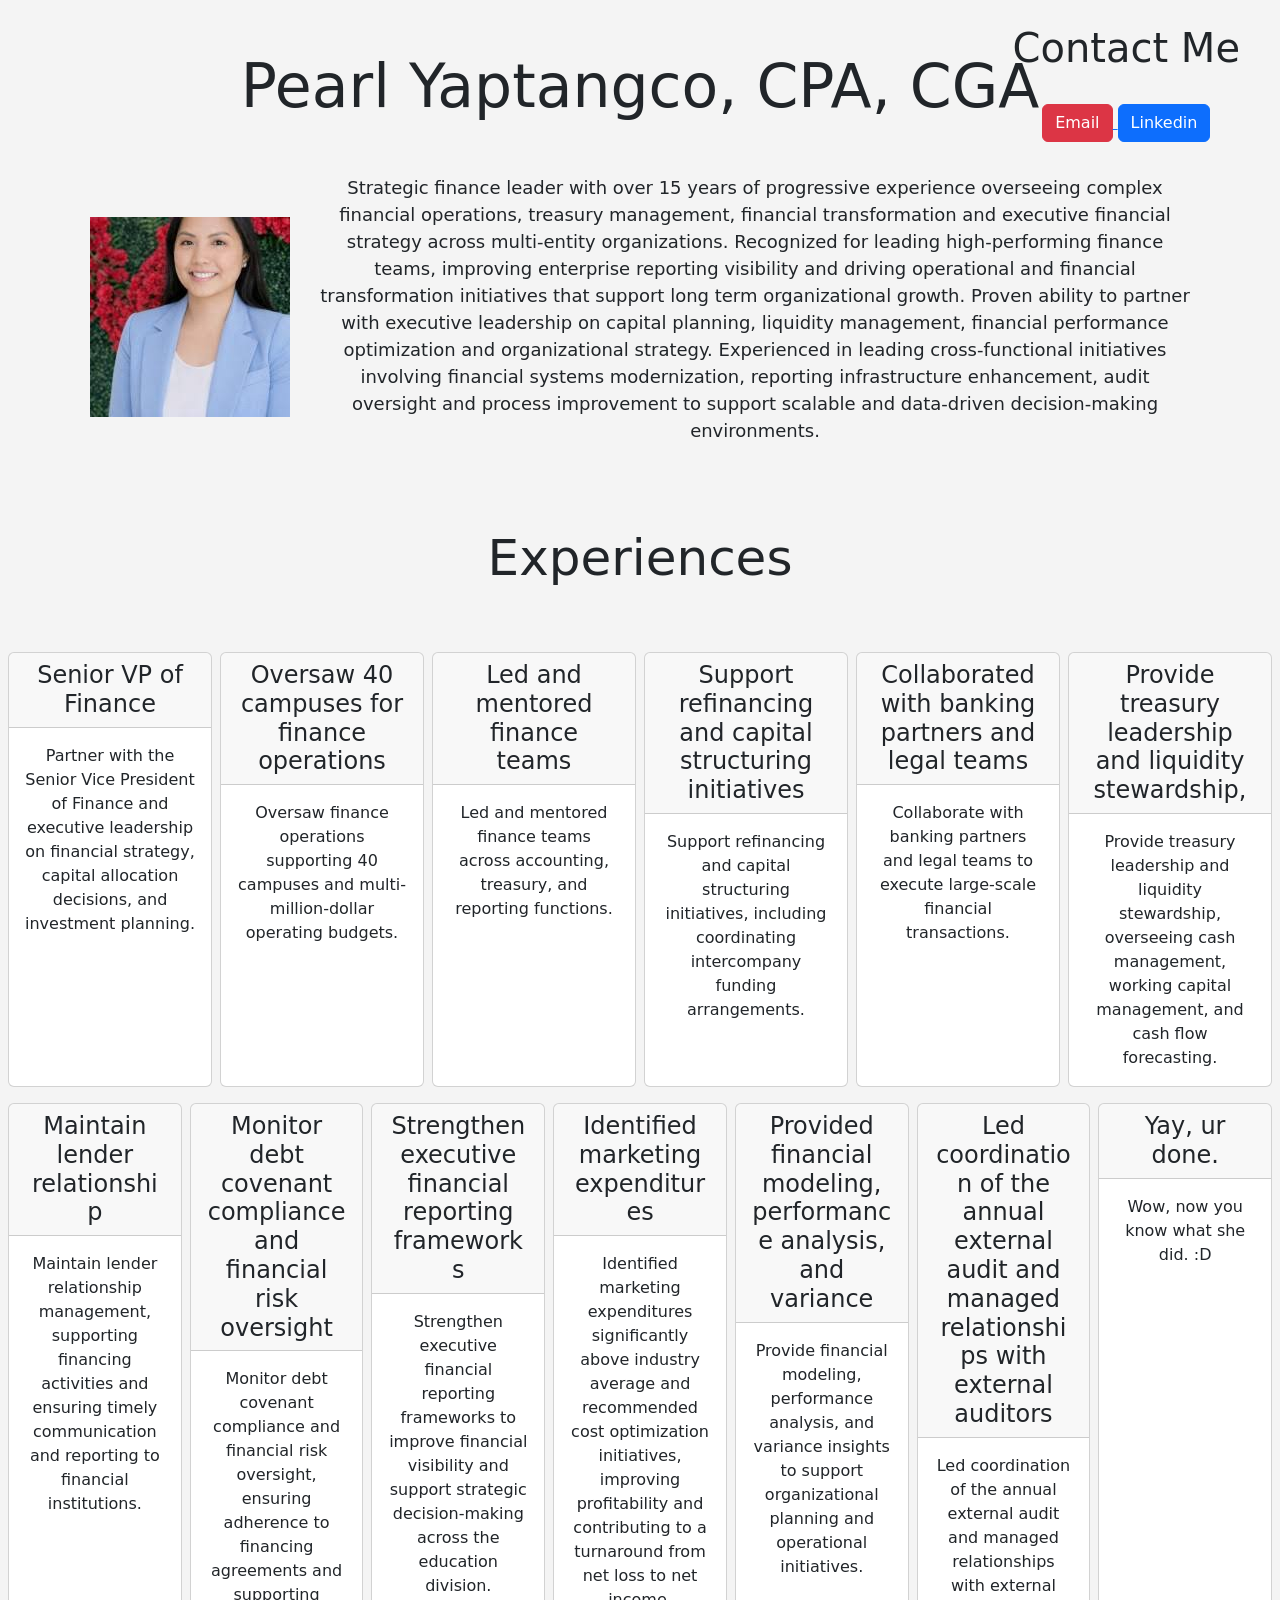
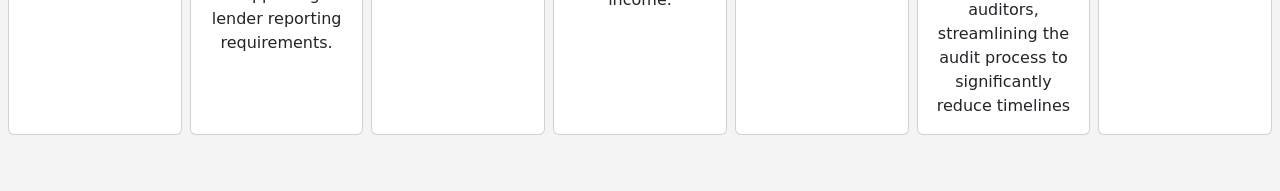
<file: index.html>
<!doctype html>
<html>
  <head>
    <title>Pearl Yaptangco</title>

    <link rel="icon" type="image/x-icon" href="/py logo thing.png" />
    <script src="https://cdn.jsdelivr.net/npm/bootstrap@5.3.8/dist/js/bootstrap.bundle.min.js"></script>
    <link
      rel="stylesheet"
      href="https://cdn.jsdelivr.net/npm/bootstrap@5.3.8/dist/css/bootstrap.min.css"
    />
  </head>
  <body>
    <link rel="stylesheet" href="style.css" />
    <h1 style="font-size: 60px;">Pearl Yaptangco, CPA, CGA</h1>
    <br />
    <div class="container">
      <img src="mother picture ig.jpeg" alt="hummus" />
      <p style="font-size: 18px;">
        Strategic finance leader with over 15 years of progressive experience
        overseeing complex financial operations, treasury management, financial
        transformation and executive financial strategy across multi-entity
        organizations. Recognized for leading high-performing finance teams,
        improving enterprise reporting visibility and driving operational and
        financial transformation initiatives that support long term
        organizational growth. Proven ability to partner with executive
        leadership on capital planning, liquidity management, financial
        performance optimization and organizational strategy. Experienced in
        leading cross-functional initiatives involving financial systems
        modernization, reporting infrastructure enhancement, audit oversight and
        process improvement to support scalable and data-driven decision-making
        environments.
      </p>
    </div>

    <div>
      <br>
      <br>
      <h1 style="font-size: 50px;">Experiences</h1>
      <br>
      <br>
      <div class="d-flex p-1">
        <div class="card m-1" style="width: 25rem">
          <h4 class="card-header">Senior VP of Finance</h4>

          <div class="card-body">
            <p class="card-text">
              Partner with the Senior Vice President of Finance and executive
              leadership on financial strategy, capital allocation decisions,
              and investment planning.
            </p>
          </div>
        </div>

        <div class="card m-1" style="width: 25rem">
          <h4 class="card-header">
            Oversaw 40 campuses for finance operations
          </h4>

          <div class="card-body">
            <p class="card-text">
              Oversaw finance operations supporting 40 campuses and
              multi-million-dollar operating budgets.
            </p>
          </div>
        </div>

        <div class="card m-1" style="width: 25rem">
          <h4 class="card-header">
            Led and mentored finance teams
          </h4>

          <div class="card-body">
            <p class="card-text">
              Led and mentored finance teams across accounting, treasury, and
              reporting functions.
            </p>
          </div>
        </div>

        <div class="card m-1" style="width: 25rem">
          <h4 class="card-header">
           Support refinancing and capital structuring initiatives
          </h4>

          <div class="card-body">
            <p class="card-text">
              Support refinancing and capital structuring initiatives, including
              coordinating intercompany funding arrangements.
            </p>
          </div>
        </div>

        <div class="card m-1" style="width: 25rem">
          <h4 class="card-header">
            Collaborated with banking partners and legal teams
          </h4>

          <div class="card-body">
            <p class="card-text">
              Collaborate with banking partners and legal teams to execute
              large-scale financial transactions.
            </p>
          </div>
        </div>

        <div class="card m-1" style="width: 25rem">
          <h4 class="card-header">
            Provide treasury leadership and liquidity stewardship,
          </h4>

          <div class="card-body">
            <p class="card-text">
              Provide treasury leadership and liquidity stewardship, overseeing
              cash management, working capital management, and cash flow
              forecasting.
            </p>
          </div>
        </div>
      </div>

      <div class="d-flex p-1">
        <div class="card m-1" style="width: 25rem">
          <h4 class="card-header">
            Maintain lender relationship
          </h4>

          <div class="card-body">
            <p class="card-text">
              Maintain lender relationship management, supporting financing
              activities and ensuring timely communication and reporting to
              financial institutions.
            </p>
          </div>
        </div>

        <div class="card m-1" style="width: 25rem">
          <h4 class="card-header">
            Monitor debt covenant compliance and financial risk oversight
          </h4>

          <div class="card-body">
            <p class="card-text">
              Monitor debt covenant compliance and financial risk oversight,
              ensuring adherence to financing agreements and supporting lender
              reporting requirements.
            </p>
          </div>
        </div>

        <div class="card m-1" style="width: 25rem">
          <h4 class="card-header">
            Strengthen executive financial reporting frameworks
          </h4>

          <div class="card-body">
            <p class="card-text">
              Strengthen executive financial reporting frameworks to improve
              financial visibility and support strategic decision-making across
              the education division.
            </p>
          </div>
        </div>

        <div class="card m-1" style="width: 25rem">
          <h4 class="card-header">
            Identified marketing expenditures
          </h4>

          <div class="card-body">
            <p class="card-text">
              Identified marketing expenditures significantly above industry
              average and recommended cost optimization initiatives, improving
              profitability and contributing to a turnaround from net loss to
              net income.
            </p>
          </div>
        </div>

        <div class="card m-1" style="width: 25rem">
          <h4 class="card-header">
             Provided financial modeling, performance analysis, and variance
          </h4>

          <div class="card-body">
            <p class="card-text">
              Provide financial modeling, performance analysis, and variance
              insights to support organizational planning and operational
              initiatives.
            </p>
          </div>
        </div>

        <div class="card m-1" style="width: 25rem">
          <h4 class="card-header">
            Led coordination of the annual external audit and managed
              relationships with external auditors
          </h4>

          <div class="card-body">
            <p class="card-text">
             Led coordination of the annual external audit and managed
              relationships with external auditors, streamlining the audit
              process to significantly reduce timelines
            </p>
          </div>
        </div>

        <div class="card m-1" style="width: 25rem">
          <h4 class="card-header">
            Yay, ur done.
          </h4>

          <div class="card-body">
            <p class="card-text">
              Wow, now you know what she did. :D
            </p>
          </div>
        </div>
      </div>

    <div class="contactMe">
      <br />
      <h1 style="text-align: center; font-size: 40px">Contact Me</h1>
      <br />
      <a href="mailto:peralyaptango@gmail.com">
        <button class="btn btn-danger">Email</button>
      </a>

     

<a href="https://linkedin.com/in/pearlyaptangco">
        <button class="btn btn-primary">Linkedin</button>
      </a>


      <br /><br />
    </div>
    <br>
    <br>
  </body>
</html>
</file>
<file: style.css>
body {
font-family: system-ui;
background-color: #f4f4f4;
text-align:center;
margin-top: 50px;
}
.container {
display: flex;
}
.experiences {
font-size: 20px;
}

.container {
  display: flex;
  align-items: center;
  gap: 30px;
  padding: 20px;
}

.contactMe {
  position: absolute;
  top: 0;
  right: 0;
  padding-right: 40px;
}
</file>
